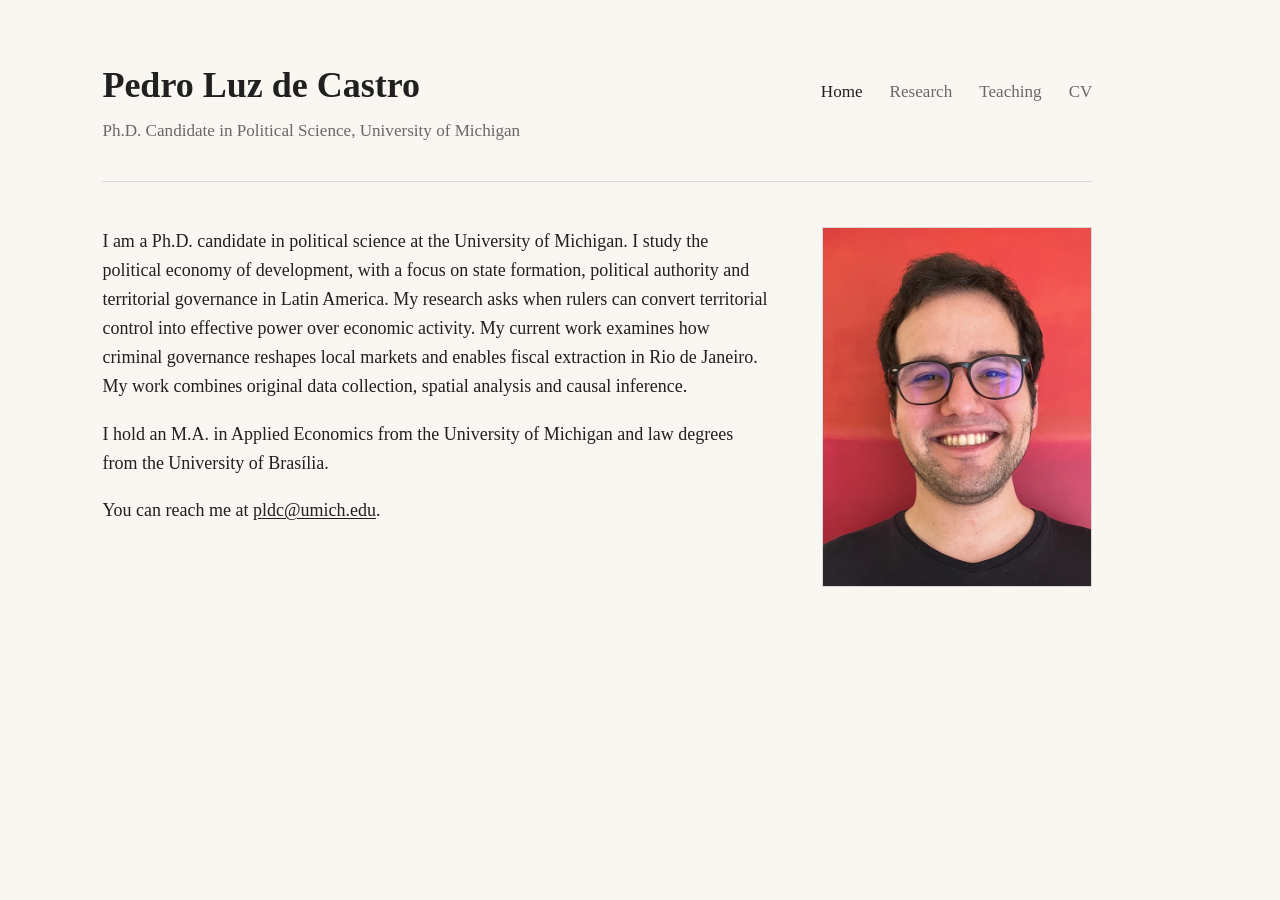
<file: index.html>
<!doctype html>
<html lang="en">
  <head>
    <meta charset="utf-8">
    <meta name="viewport" content="width=device-width, initial-scale=1">
    <meta
      name="description"
      content="Pedro Luz de Castro is a Ph.D. candidate in Political Science at the University of Michigan."
    >
    <link rel="canonical" href="https://pedroluzdecastro.com/">
    <link rel="stylesheet" href="styles.css">
    <meta property="og:type" content="profile">
    <meta property="og:title" content="Pedro Luz de Castro">
    <meta
      property="og:description"
      content="Pedro Luz de Castro is a Ph.D. candidate in Political Science at the University of Michigan."
    >
    <meta property="og:url" content="https://pedroluzdecastro.com/">
    <meta
      property="og:image"
      content="https://pedroluzdecastro.com/pedro-luz-de-castro.jpg"
    >
    <meta property="og:image:type" content="image/jpeg">
    <meta property="og:image:width" content="1200">
    <meta property="og:image:height" content="1600">
    <meta property="og:image:alt" content="Portrait of Pedro Luz de Castro">
    <meta name="twitter:card" content="summary">
    <meta name="twitter:title" content="Pedro Luz de Castro">
    <meta
      name="twitter:description"
      content="Pedro Luz de Castro is a Ph.D. candidate in Political Science at the University of Michigan."
    >
    <meta
      name="twitter:image"
      content="https://pedroluzdecastro.com/pedro-luz-de-castro.jpg"
    >
    <meta name="twitter:image:alt" content="Portrait of Pedro Luz de Castro">
    <title>Pedro Luz de Castro</title>
    <script type="application/ld+json">
      {
        "@context": "https://schema.org",
        "@type": "ProfilePage",
        "url": "https://pedroluzdecastro.com/",
        "mainEntity": {
          "@type": "Person",
          "@id": "https://pedroluzdecastro.com/#person",
          "name": "Pedro Luz de Castro",
          "alternateName": "Pedro Ian Ramalho Luz de Castro",
          "url": "https://pedroluzdecastro.com/",
          "image": {
            "@type": "ImageObject",
            "url": "https://pedroluzdecastro.com/pedro-luz-de-castro.jpg",
            "width": 1200,
            "height": 1600
          },
          "jobTitle": "Ph.D. Candidate in Political Science",
          "affiliation": {
            "@type": "CollegeOrUniversity",
            "name": "University of Michigan",
            "url": "https://umich.edu/"
          }
        }
      }
    </script>
  </head>
  <body>
    <main>
      <header class="site-header">
        <div class="identity">
          <h1>Pedro Luz de Castro</h1>
          <p class="affiliation">
            Ph.D. Candidate in Political Science, University of Michigan
          </p>
        </div>
        <nav aria-label="Primary navigation">
          <a href="/" aria-current="page">Home</a>
          <a href="/research.html">Research</a>
          <a href="/teaching.html">Teaching</a>
          <a href="/Pedro_Luz_de_Castro_CV.pdf?v=2026-08-02">CV</a>
        </nav>
      </header>

      <div class="introduction">
        <div class="bio">
          <p>
            I am a Ph.D. candidate in political science at the University of
            Michigan. I study the political economy of development, with a focus
            on state formation, political authority and territorial governance in
            Latin America. My research asks when rulers can convert territorial
            control into effective power over economic activity. My current work
            examines how criminal governance reshapes local markets and enables
            fiscal extraction in Rio de Janeiro. My work combines original data
            collection, spatial analysis and causal inference.
          </p>
          <p>
            I hold an M.A. in Applied Economics from the University of Michigan
            and law degrees from the University of Bras&iacute;lia.
          </p>
          <p>
            You can reach me at <a href="mailto:pldc@umich.edu">pldc@umich.edu</a>.
          </p>
        </div>
        <img
          class="portrait"
          src="/pedro-luz-de-castro.jpg"
          width="1200"
          height="1600"
          alt=""
        >
      </div>
    </main>
    <!-- Cloudflare Web Analytics -->
    <script
      defer
      src="https://static.cloudflareinsights.com/beacon.min.js"
      data-cf-beacon='{"token":"2d8a95b668504cd28a2772a1d590ab18"}'
    ></script>
    <!-- End Cloudflare Web Analytics -->
  </body>
</html>
</file>
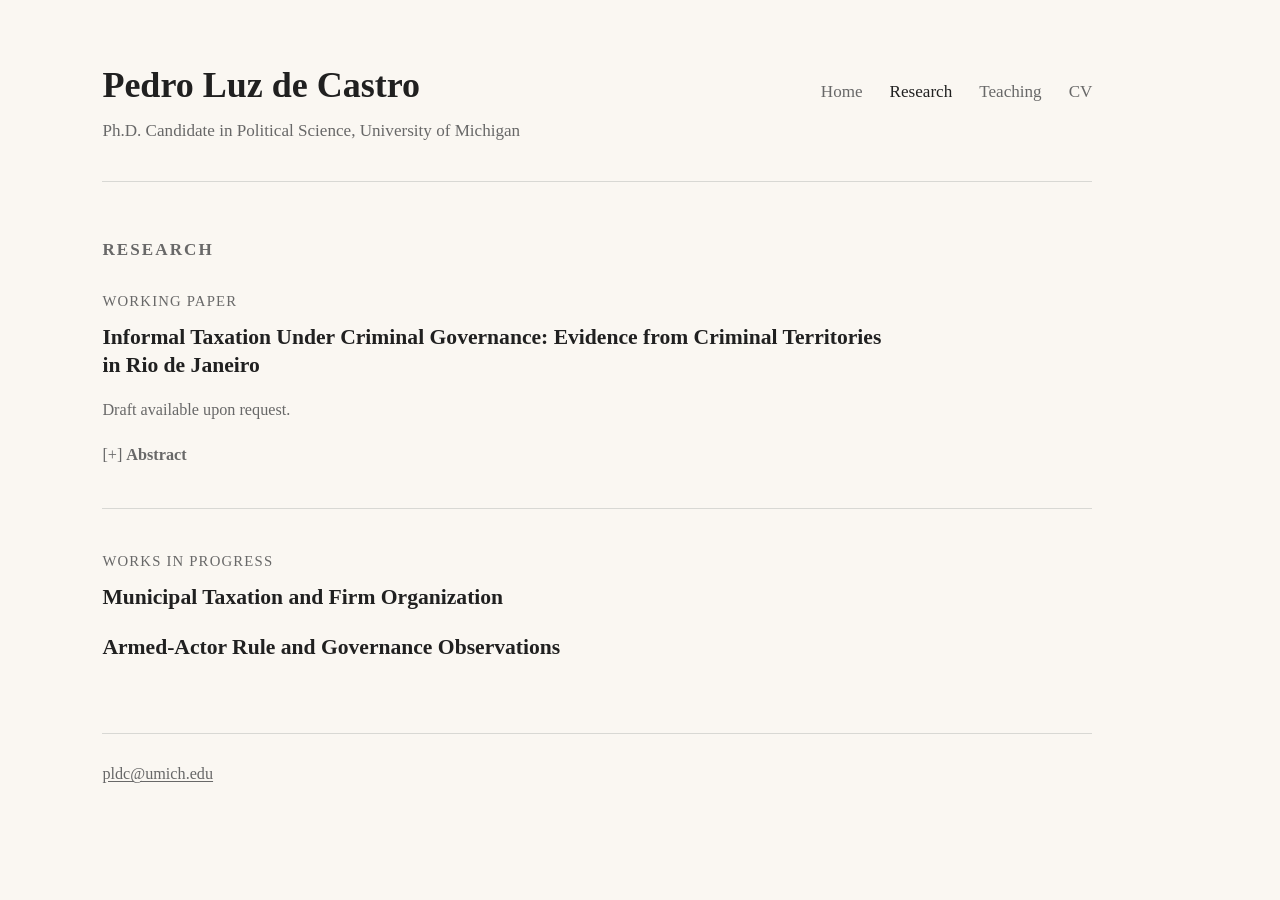
<file: research.html>
<!doctype html>
<html lang="en">
  <head>
    <meta charset="utf-8">
    <meta name="viewport" content="width=device-width, initial-scale=1">
    <meta
      name="description"
      content="Research by Pedro Luz de Castro on state capacity, territorial authority, and criminal governance."
    >
    <link rel="canonical" href="https://pedroluzdecastro.com/research.html">
    <link rel="stylesheet" href="styles.css">
    <title>Research — Pedro Luz de Castro</title>
  </head>
  <body>
    <main>
      <header class="site-header">
        <div class="identity">
          <h1>Pedro Luz de Castro</h1>
          <p class="affiliation">
            Ph.D. Candidate in Political Science, University of Michigan
          </p>
        </div>
        <nav aria-label="Primary navigation">
          <a href="/">Home</a>
          <a href="/research.html" aria-current="page">Research</a>
          <a href="/teaching.html">Teaching</a>
          <a href="/Pedro_Luz_de_Castro_CV.pdf?v=2026-08-02">CV</a>
        </nav>
      </header>

      <section aria-labelledby="research-heading">
        <h2 id="research-heading">Research</h2>
        <div class="project-group" role="group" aria-labelledby="working-paper-label">
          <p class="paper-label" id="working-paper-label">Working Paper</p>
          <article class="project">
            <h3>
              Informal Taxation Under Criminal Governance: Evidence from Criminal
              Territories in Rio de Janeiro
            </h3>
            <p class="paper-status">Draft available upon request.</p>
            <details class="abstract-disclosure">
              <summary>Abstract</summary>
              <div class="paper-abstract">
                <p>
                  What determines when territorial control translates into fiscal
                  extraction? The literature on state formation traditionally links
                  fiscal capacity to territorial control. This paper examines what
                  happens to fiscal extraction when assumptions of sovereignty are
                  relaxed. I argue that control of territory only grants the power to
                  extract resources from local markets when there is economic
                  captivity and consumers cannot move their transactions elsewhere.
                  This concern is particularly salient in contexts with partial
                  sovereignty, in which borders are porous and local rulers cannot
                  rely on outside cooperative institutions to enforce fiscal claims
                  outside of their territory. I test this argument in criminal
                  territories in Rio de Janeiro using two comparable goods regulated
                  by the same agency that differ in their place of consumption.
                  Liquefied petroleum gas (LPG) is consumed at home and transported
                  in heavy cylinders, whereas gasoline can be purchased and pumped at
                  any gas station across the city. Combining retail and wholesale
                  price data with historical armed group maps, I use staggered first
                  observed transitions of retailer locations into criminal governance
                  to estimate the effect on prices and margins. These transitions
                  increase LPG retail prices by 2 percent and, among vendors that
                  report acquisition costs, estimated gross margins by 20 percent,
                  while producing no comparable effect on gasoline. These findings
                  support the argument that economic captivity is a scope condition
                  for local fiscal extraction.
                </p>
              </div>
            </details>
          </article>
        </div>

        <div
          class="project-group"
          role="group"
          aria-labelledby="works-in-progress-label"
        >
          <p class="paper-label" id="works-in-progress-label">
            Works in Progress
          </p>
          <div class="project-list">
            <article class="project">
              <h3>Municipal Taxation and Firm Organization</h3>
            </article>

            <article class="project">
              <h3>Armed-Actor Rule and Governance Observations</h3>
            </article>
          </div>
        </div>
      </section>

      <footer>
        <a href="mailto:pldc@umich.edu">pldc@umich.edu</a>
      </footer>
    </main>
    <!-- Cloudflare Web Analytics -->
    <script
      defer
      src="https://static.cloudflareinsights.com/beacon.min.js"
      data-cf-beacon='{"token":"2d8a95b668504cd28a2772a1d590ab18"}'
    ></script>
    <!-- End Cloudflare Web Analytics -->
  </body>
</html>
</file>
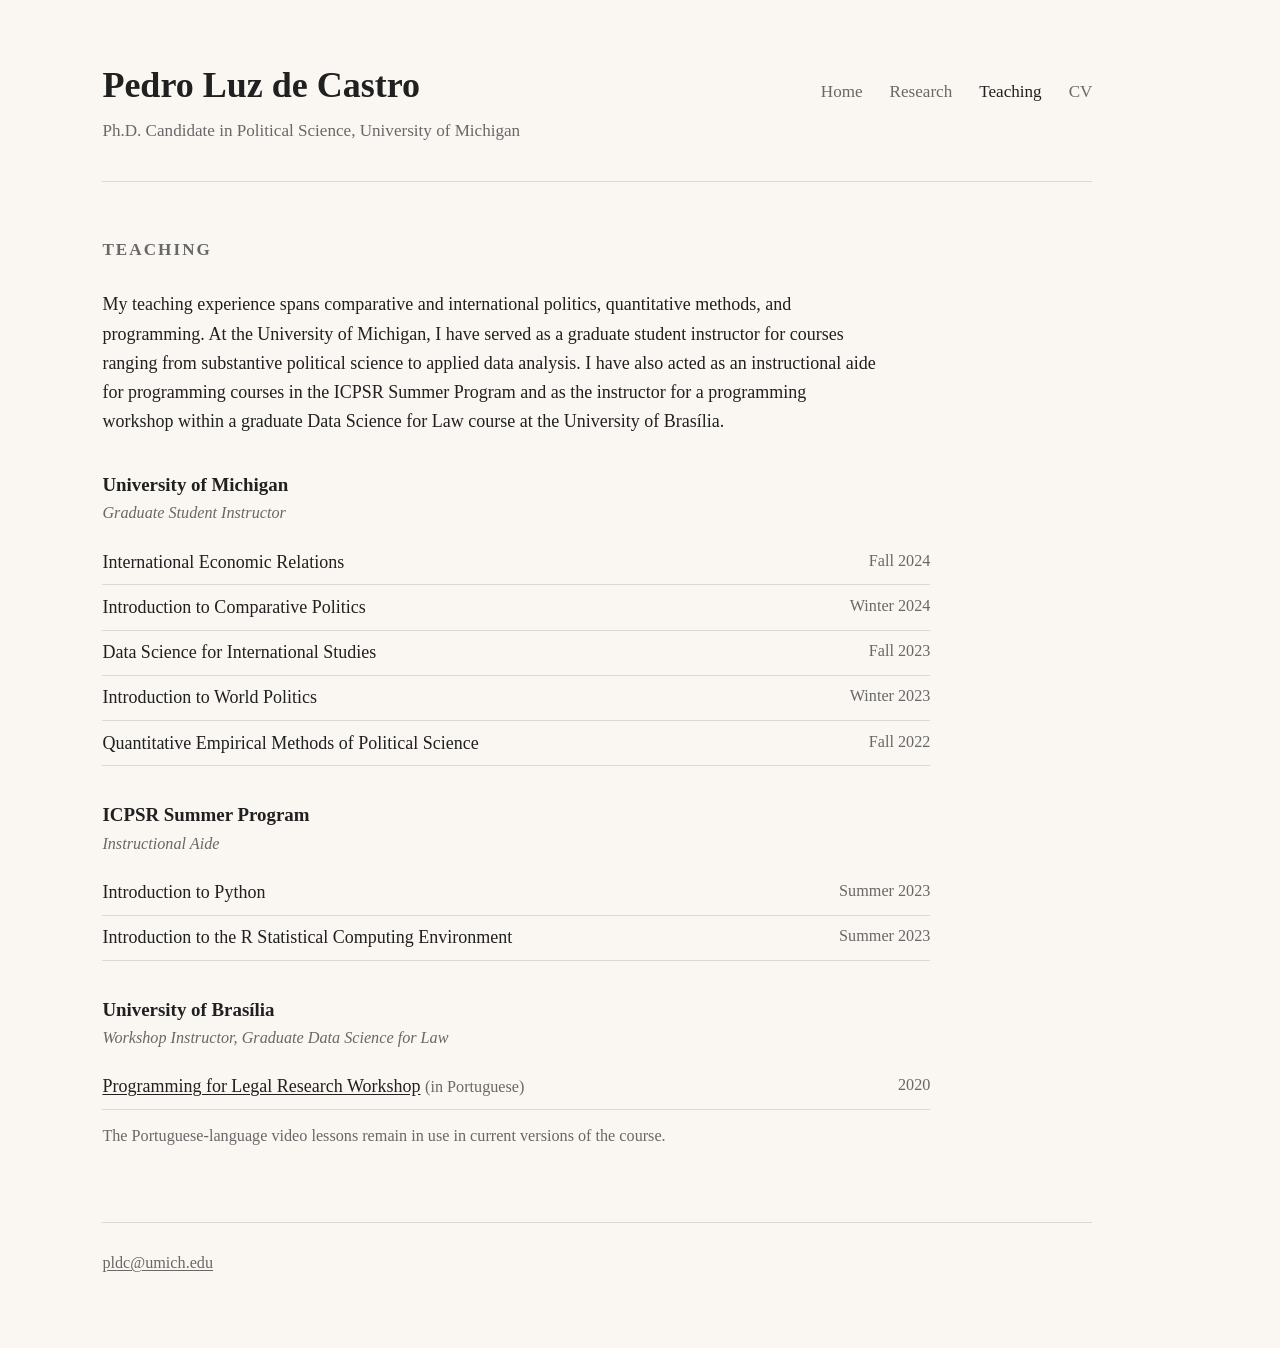
<file: teaching.html>
<!doctype html>
<html lang="en">
  <head>
    <meta charset="utf-8">
    <meta name="viewport" content="width=device-width, initial-scale=1">
    <meta
      name="description"
      content="Teaching experience of Pedro Luz de Castro in political science, quantitative methods, and programming."
    >
    <link rel="canonical" href="https://pedroluzdecastro.com/teaching.html">
    <link rel="stylesheet" href="styles.css">
    <title>Teaching — Pedro Luz de Castro</title>
  </head>
  <body>
    <main>
      <header class="site-header">
        <div class="identity">
          <h1>Pedro Luz de Castro</h1>
          <p class="affiliation">
            Ph.D. Candidate in Political Science, University of Michigan
          </p>
        </div>
        <nav aria-label="Primary navigation">
          <a href="/">Home</a>
          <a href="/research.html">Research</a>
          <a href="/teaching.html" aria-current="page">Teaching</a>
          <a href="/Pedro_Luz_de_Castro_CV.pdf?v=2026-08-02">CV</a>
        </nav>
      </header>

      <section aria-labelledby="teaching-heading">
        <h2 id="teaching-heading">Teaching</h2>
        <p class="section-introduction">
          My teaching experience spans comparative and international politics,
          quantitative methods, and programming. At the University of Michigan,
          I have served as a graduate student instructor for courses ranging from
          substantive political science to applied data analysis. I have also
          acted as an instructional aide for programming courses in the ICPSR
          Summer Program and as the instructor for a
          programming workshop within a graduate Data Science for Law course at
          the University of Bras&iacute;lia.
        </p>

        <div class="teaching-group">
          <h3>University of Michigan</h3>
          <p class="role">Graduate Student Instructor</p>
          <ul class="course-list">
            <li><span>International Economic Relations</span><span>Fall 2024</span></li>
            <li><span>Introduction to Comparative Politics</span><span>Winter 2024</span></li>
            <li><span>Data Science for International Studies</span><span>Fall 2023</span></li>
            <li><span>Introduction to World Politics</span><span>Winter 2023</span></li>
            <li><span>Quantitative Empirical Methods of Political Science</span><span>Fall 2022</span></li>
          </ul>
        </div>

        <div class="teaching-group">
          <h3>ICPSR Summer Program</h3>
          <p class="role">Instructional Aide</p>
          <ul class="course-list">
            <li><span>Introduction to Python</span><span>Summer 2023</span></li>
            <li><span>Introduction to the R Statistical Computing Environment</span><span>Summer 2023</span></li>
          </ul>
        </div>

        <div class="teaching-group">
          <h3>University of Bras&iacute;lia</h3>
          <p class="role">Workshop Instructor, Graduate Data Science for Law</p>
          <ul class="course-list">
            <li>
              <span>
                <a href="https://www.youtube.com/watch?v=qBP7rExNChg&amp;list=PLNOWpluij7NowWQIXZEz0X60glIRZUIIu">Programming for Legal Research Workshop</a>
                <span class="language-note">(in Portuguese)</span>
              </span>
              <span>2020</span>
            </li>
          </ul>
          <p class="teaching-note">
            The Portuguese-language video lessons remain in use in current
            versions of the course.
          </p>
        </div>
      </section>

      <footer>
        <a href="mailto:pldc@umich.edu">pldc@umich.edu</a>
      </footer>
    </main>
    <!-- Cloudflare Web Analytics -->
    <script
      defer
      src="https://static.cloudflareinsights.com/beacon.min.js"
      data-cf-beacon='{"token":"2d8a95b668504cd28a2772a1d590ab18"}'
    ></script>
    <!-- End Cloudflare Web Analytics -->
  </body>
</html>
</file>
<file: styles.css>
:root {
  --paper: #faf7f2;
  --ink: #202020;
  --muted: #686868;
  --line: #d8d8d4;
  --accent: #537391;
  --page-gutter: clamp(1.5rem, 8vw, 7rem);
  --space-1: 0.5rem;
  --space-2: 1rem;
  --space-3: 1.5rem;
  --space-4: 2rem;
  --space-5: 3rem;
}

* {
  box-sizing: border-box;
}

html {
  background: var(--paper);
  color: var(--ink);
  font-size: 112.5%;
  -webkit-text-size-adjust: 100%;
}

body {
  margin: 0;
  background: var(--paper);
  color: var(--ink);
  font-family: Charter, Georgia, "Liberation Serif", serif;
  line-height: 1.62;
}

main {
  width: min(55rem, calc(100% - var(--page-gutter) - 2rem));
  margin-left: var(--page-gutter);
  margin-right: auto;
  padding: 3.5rem 0 4rem;
}

a {
  color: inherit;
  text-decoration: underline;
  text-underline-offset: 0.12em;
}

a:hover {
  color: var(--accent);
  text-decoration-thickness: 2px;
}

a:focus-visible {
  outline: 2px solid var(--accent);
  outline-offset: 0.2rem;
}

.site-header {
  display: flex;
  flex-wrap: wrap;
  align-items: baseline;
  justify-content: space-between;
  column-gap: var(--space-4);
  row-gap: var(--space-2);
  padding-bottom: var(--space-4);
  border-bottom: 1px solid var(--line);
}

.identity {
  flex: 1 1 27rem;
  min-width: min(100%, 27rem);
}

h1 {
  margin: 0;
  font-size: 2rem;
  font-weight: 700;
  line-height: 1.25;
}

.affiliation {
  margin: var(--space-1) 0 0;
  color: var(--muted);
  font-size: 0.95rem;
}

nav {
  display: flex;
  flex: 0 0 auto;
  gap: var(--space-3);
  font-size: 0.95rem;
  white-space: nowrap;
}

nav a {
  margin-block: calc(-1 * var(--space-1));
  padding-block: var(--space-1);
  color: var(--muted);
  text-decoration: none;
  transition: color 150ms ease;
}

nav a:hover {
  text-decoration: underline;
  text-decoration-thickness: 1px;
}

nav a[aria-current="page"] {
  color: var(--ink);
}

.introduction {
  display: grid;
  grid-template-columns: minmax(0, 1fr) 15rem;
  align-items: start;
  gap: clamp(2rem, 4vw, 3rem);
  padding-top: 2.5rem;
}

.bio p,
section p {
  margin: 0 0 var(--space-2);
}

.portrait {
  display: block;
  width: 100%;
  height: auto;
  aspect-ratio: 3 / 4;
  margin: 0;
  background: #ecece8;
  border: 1px solid var(--line);
  object-fit: cover;
  object-position: 50% 42%;
}

section {
  margin-top: var(--space-5);
  scroll-margin-top: var(--space-4);
}

h2 {
  margin: 0 0 var(--space-3);
  color: var(--muted);
  font-size: 0.95rem;
  font-weight: 600;
  letter-spacing: 0.12em;
  text-transform: uppercase;
}

.paper-label {
  margin-bottom: var(--space-1);
  color: var(--muted);
  font-size: 0.82rem;
  letter-spacing: 0.08em;
  text-transform: uppercase;
}

.paper-label strong {
  font-weight: 600;
}

article h3 {
  margin: 0 0 var(--space-2);
  max-width: 44rem;
  font-size: 1.2rem;
  font-weight: 700;
  line-height: 1.3;
}

.paper-status {
  margin: 0 0 var(--space-2);
  color: var(--muted);
  font-size: 0.9rem;
}

.abstract-disclosure summary {
  width: fit-content;
  margin-block: calc(-1 * var(--space-1));
  padding-block: var(--space-1);
  cursor: pointer;
  list-style: none;
  color: var(--muted);
  font-size: 0.9rem;
  font-weight: 700;
}

.abstract-disclosure summary::-webkit-details-marker {
  display: none;
}

.abstract-disclosure summary::before {
  content: "[+] ";
  font-weight: 400;
}

.abstract-disclosure[open] summary::before {
  content: "[-] ";
}

.abstract-disclosure summary:hover {
  color: var(--accent);
  text-decoration: underline;
  text-underline-offset: 0.12em;
}

.abstract-disclosure summary:focus-visible {
  outline: 2px solid var(--accent);
  outline-offset: 0.2rem;
}

.paper-abstract {
  max-width: 44rem;
  margin-top: var(--space-2);
  color: #393939;
  font-size: 0.95rem;
}

.project + .project {
  margin-top: 2.25rem;
  padding-top: 2.25rem;
  border-top: 1px solid var(--line);
}

.project-group + .project-group {
  margin-top: 2.25rem;
  padding-top: 2.25rem;
  border-top: 1px solid var(--line);
}

.project-list .project + .project {
  margin-top: 1.25rem;
  padding-top: 0;
  border-top: 0;
}

.section-introduction {
  max-width: 43rem;
}

.teaching-group {
  max-width: 46rem;
  margin-top: 2rem;
}

.teaching-group h3 {
  margin: 0;
  font-size: 1.05rem;
  line-height: 1.35;
}

.role {
  margin: 0.15rem 0 0.75rem;
  color: var(--muted);
  font-size: 0.9rem;
  font-style: italic;
}

.course-list {
  margin: 0;
  padding: 0;
  list-style: none;
}

.course-list li {
  display: grid;
  grid-template-columns: minmax(0, 1fr) auto;
  gap: var(--space-3);
  padding: 0.42rem 0;
  border-bottom: 1px solid var(--line);
}

.course-list li > span:last-child {
  color: var(--muted);
  font-size: 0.9rem;
  white-space: nowrap;
}

.language-note {
  color: var(--muted);
  font-size: 0.9rem;
  white-space: nowrap;
}

.teaching-note {
  margin: 0.75rem 0 0;
  color: var(--muted);
  font-size: 0.9rem;
}

footer {
  margin-top: 4rem;
  padding-top: var(--space-3);
  border-top: 1px solid var(--line);
  color: var(--muted);
  font-size: 0.9rem;
}

@media (min-width: 90rem) {
  html {
    font-size: 125%;
  }

  main {
    width: min(60rem, calc(100% - 8rem));
    margin-inline: auto;
    padding-top: 4rem;
  }

  .section-introduction {
    max-width: 48rem;
  }

  .teaching-group,
  article h3,
  .paper-abstract {
    max-width: 50rem;
  }
}

@media (max-width: 40rem) {
  html {
    font-size: 106.25%;
  }

  main {
    width: calc(100% - 2rem);
    margin-inline: 1rem;
    padding-top: var(--space-4);
  }

  .site-header {
    display: block;
  }

  nav {
    margin-top: var(--space-3);
  }

  .introduction {
    grid-template-columns: 1fr;
  }

  .portrait {
    width: min(15rem, 72vw);
    margin-inline: auto;
  }

  .course-list li {
    display: block;
  }

  .course-list li > span {
    display: block;
  }

  .course-list li > span:last-child {
    margin-top: 0.1rem;
  }
}

@media print {
  main {
    width: 100%;
    padding: 0;
  }

  a {
    text-decoration: none;
  }
}
</file>
